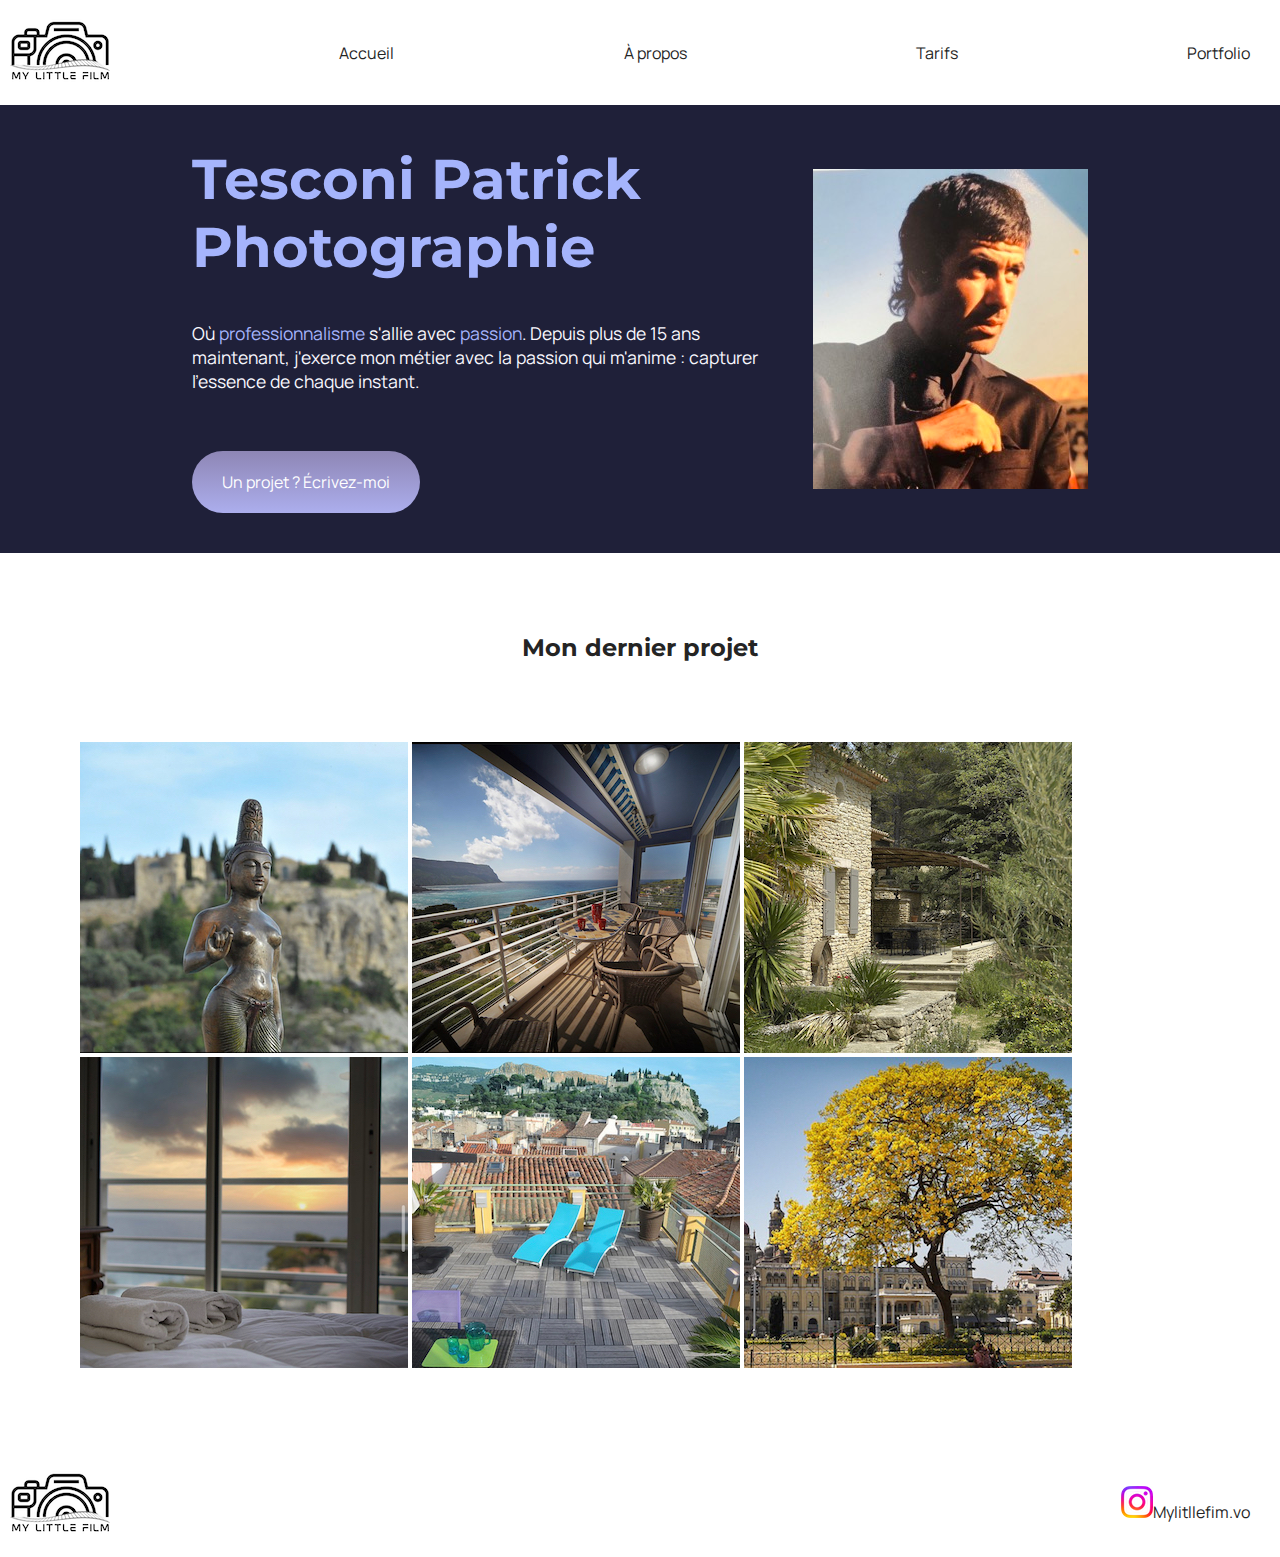
<file: index.html>
<!DOCTYPE html>
<html lang="fr">

<head>
    
    <meta charset="utf-8">
    <link rel="stylesheet" href="./css/tesconi-patrick.css"/>
    <title>Accueil</title>
    
    <link rel="preconnect" href="https://fonts.googleapis.com"> 
    <link rel="preconnect" href="https://fonts.gstatic.com" crossorigin> 
    <link href="https://fonts.googleapis.com/css2?family=Montserrat&display=swap" rel="stylesheet">

    <link rel="preconnect" href="https://fonts.googleapis.com"> 
    <link rel="preconnect" href="https://fonts.gstatic.com" crossorigin> 
    <link href="https://fonts.googleapis.com/css2?family=Lobster&family=Manrope&family=Montserrat&display=swap" rel="stylesheet">

    <link rel="preconnect" href="https://fonts.googleapis.com"> 
    <link rel="preconnect" href="https://fonts.gstatic.com" crossorigin> 
    <link href="https://fonts.googleapis.com/css2?family=Manrope&display=swap" rel="stylesheet">
    <meta name="viewport" content="width=device-width, initial-scale=1.0">
</head>

<body>
    <header>
        <nav>
            <a href="index.html"><img src="./logo-t-p5.png" title="mylitllefim"/></a>
            <a href="index.html">Accueil</a>
            <a href="a_propos_de_tesconi_patrick.html">À propos</a>
            <a href="tarifs.html">Tarifs</a>
            <a href="voir-mon-portfolio.html">Portfolio</a>
            <button id="menu-burger-button">
            <div class="menu-burger-items"> <!-- Liste déroulante du menu -->
                <a href="index.html">Accueil</a>
                <a href="a_propos_de_tesconi_patrick.html">À propos</a>
                <a href="tarifs.html">Tarifs</a>
                <a href="voir-mon-portfolio.html">Portfolio</a>
            </div></button>
        </nav>
 </header>

    <main>

<section class="accueil_tesconi_patrick">
<div>
    <h1 class="titre-h1-accueil">Tesconi Patrick Photographie</h1>
    <!-- Mon premier website -->

<p class="para-accueil">

    Où <em class="important">professionnalisme</em> s'allie avec <em class="important">passion</em>. 
    Depuis plus de 15 ans maintenant, j'exerce mon métier avec la passion qui m'anime : capturer l'essence de chaque instant.
    
</p>
<br/>
    <a target="_blank" href="un-projet-ecrivez-moi.html" class="cta">Un projet ? Écrivez-moi</a>
    
</div>

<img src="./papa-mini.jpeg" alt="Papa rocks" title="Patrick Tesconi"/> 

</section>

<section class="accueil-photos">
     <h2>Mon dernier projet</h2>
   
        <img src="./images-accueil/IMG_0194.jpeg">
        <img src="./images-accueil/IMG_0195.jpeg">
        <img src="./images-accueil/IMG_0196.jpeg">
       
     
        <img src="./images-accueil/IMG_0197.jpeg">
        <img src="./images-accueil/IMG_0198.jpeg">
        <img src="./images-accueil/IMG_0199.jpeg">
     
     </section>

    </main>

<footer>
        
<a href="./logo-t-p5.png"><img src="./logo-t-p5.png"/></a>
        
<a target="_blank" href="https://www.instagram.com/mylittlefilm.vo/?hl=fr"><img src="./new-Instagram-logo-png-full-colour-glyph.png">Mylitllefim.vo</a>

</footer>

</body>

</html>
</file>
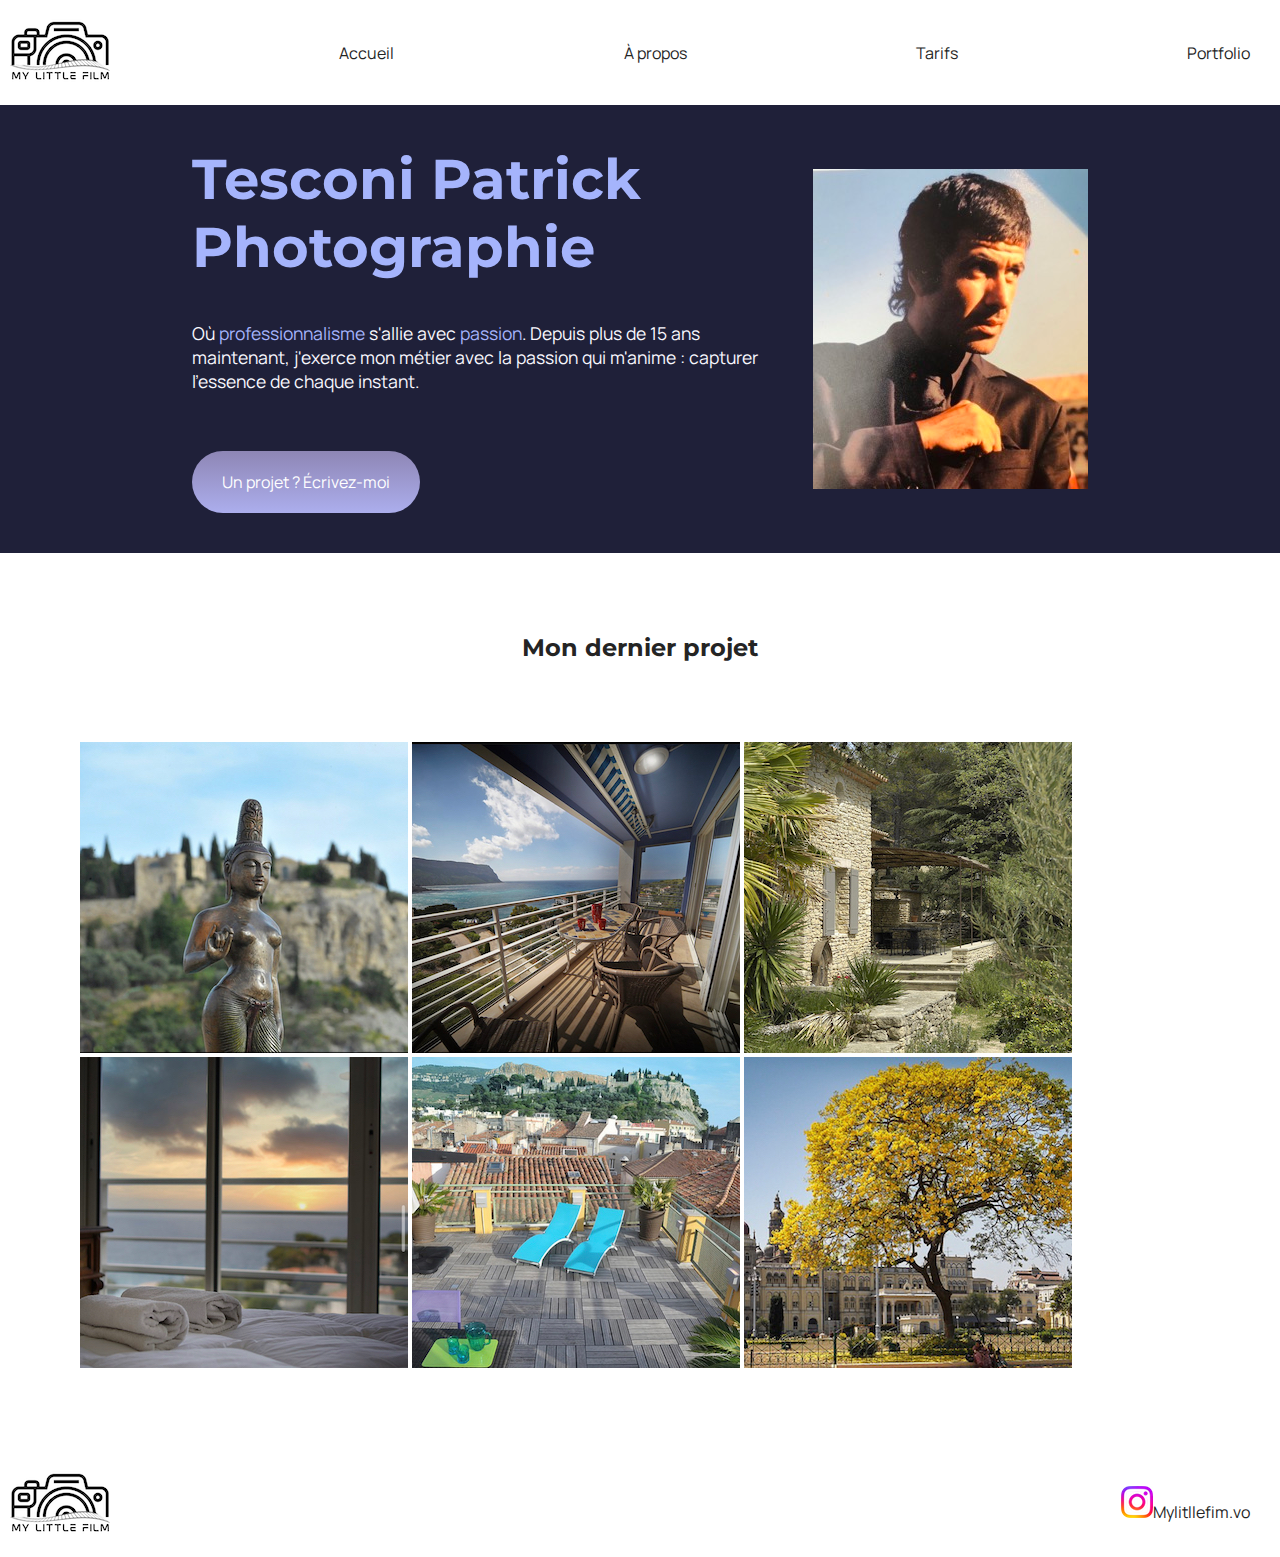
<file: html/index.html>
<!DOCTYPE html>
<html lang="fr">

<head>
    
    <meta charset="utf-8">
    <link rel="stylesheet" href="/css/tesconi-patrick.css"/>
    <title>Accueil</title>
    
    <link rel="preconnect" href="https://fonts.googleapis.com"> 
    <link rel="preconnect" href="https://fonts.gstatic.com" crossorigin> 
    <link href="https://fonts.googleapis.com/css2?family=Montserrat&display=swap" rel="stylesheet">

    <link rel="preconnect" href="https://fonts.googleapis.com"> 
    <link rel="preconnect" href="https://fonts.gstatic.com" crossorigin> 
    <link href="https://fonts.googleapis.com/css2?family=Lobster&family=Manrope&family=Montserrat&display=swap" rel="stylesheet">

    <link rel="preconnect" href="https://fonts.googleapis.com"> 
    <link rel="preconnect" href="https://fonts.gstatic.com" crossorigin> 
    <link href="https://fonts.googleapis.com/css2?family=Manrope&display=swap" rel="stylesheet">
    <meta name="viewport" content="width=device-width, initial-scale=1.0">
</head>

<body>
    <header>
        <nav>
            <a href="index.html"><img src="/logo-t-p5.png" title="mylitllefim"/></a>
            <a href="index.html">Accueil</a>
            <a href="à_propos_de_tesconi_patrick.html">À propos</a>
            <a href="tarifs.html">Tarifs</a>
            <a href="voir-mon-portfolio.html">Portfolio</a>
            <button id="menu-burger-button">
            <div class="menu-burger-items"> <!-- Liste déroulante du menu -->
                <a href="index.html">Accueil</a>
                <a href="à_propos_de_tesconi_patrick.html">À propos</a>
                <a href="tarifs.html">Tarifs</a>
                <a href="voir-mon-portfolio.html">Portfolio</a>
            </div></button>
        </nav>
 </header>

    <main>

<section class="accueil_tesconi_patrick">
<div>
    <h1 class="titre-h1-accueil">Tesconi Patrick Photographie</h1>
    <!-- Mon premier website -->

<p class="para-accueil">

    Où <em class="important">professionnalisme</em> s'allie avec <em class="important">passion</em>. 
    Depuis plus de 15 ans maintenant, j'exerce mon métier avec la passion qui m'anime : capturer l'essence de chaque instant.
    
</p>
<br/>
    <a target="_blank" href="un-projet-ecrivez-moi.html" class="cta">Un projet ? Écrivez-moi</a>
    
</div>

<img src="/papa-mini.jpeg" alt="Papa rocks" title="Patrick Tesconi"/> 

</section>

<section class="accueil-photos">
     <h2>Mon dernier projet</h2>
   
        <img src="/images-accueil/IMG_0194.jpeg">
        <img src="/images-accueil/IMG_0195.jpeg">
        <img src="/images-accueil/IMG_0196.jpeg">
       
     
        <img src="/images-accueil/IMG_0197.jpeg">
        <img src="/images-accueil/IMG_0198.jpeg">
        <img src="/images-accueil/IMG_0199.jpeg">
     
     </section>

    </main>

<footer>
        
<a href="/logo-t-p5.png"><img src="/logo-t-p5.png"/></a>
        
<a target="_blank" href="https://www.instagram.com/mylittlefilm.vo/?hl=fr"><img src="/new-Instagram-logo-png-full-colour-glyph.png">Mylitllefim.vo</a>

</footer>

</body>

</html>
</file>
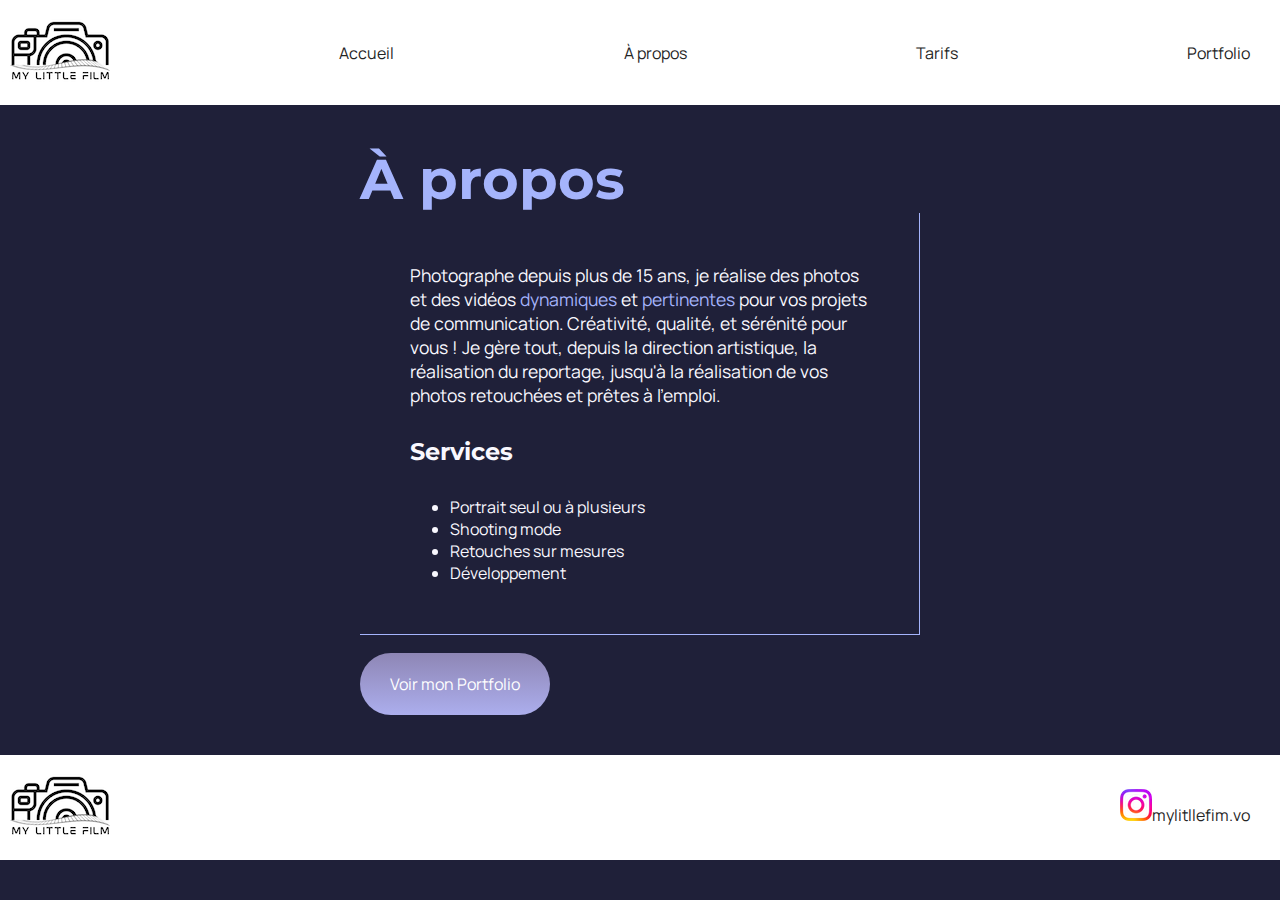
<file: a_propos_de_tesconi_patrick.html>
<!DOCTYPE html>
<html lang="fr">

<head>
    <meta charset="utf-8">
    <link rel="stylesheet" href="./css/tesconi-patrick.css"/>
    <title>À propos</title>

    <link rel="preconnect" href="https://fonts.googleapis.com"> 
    <link rel="preconnect" href="https://fonts.gstatic.com" crossorigin> 
    <link href="https://fonts.googleapis.com/css2?family=Montserrat&display=swap" rel="stylesheet">

    <link rel="preconnect" href="https://fonts.googleapis.com"> 
    <link rel="preconnect" href="https://fonts.gstatic.com" crossorigin> 
    <link href="https://fonts.googleapis.com/css2?family=Lobster&family=Manrope&family=Montserrat&display=swap" rel="stylesheet">

    <link rel="preconnect" href="https://fonts.googleapis.com"> 
    <link rel="preconnect" href="https://fonts.gstatic.com" crossorigin> 
    <link href="https://fonts.googleapis.com/css2?family=Manrope&display=swap" rel="stylesheet">
    <meta name="viewport" content="width=device-width, initial-scale=1.0">
</head>

<body>

    <header>
        <nav>
            <a href="index.html"><img src="./logo-t-p5.png" title="mylitllefim"/></a>
            <a href="index.html">Accueil</a>
            <a href="a_propos_de_tesconi_patrick.html">À propos</a>
            <a href="tarifs.html">Tarifs</a>
            <a href="voir-mon-portfolio.html">Portfolio</a>
            <button id="menu-burger-button">
            <div class="menu-burger-items"> <!-- Liste déroulante du menu -->
                <a href="index.html">Accueil</a>
                <a href="a_propos_de_tesconi_patrick.html">À propos</a>
                <a href="tarifs.html">Tarifs</a>
                <a href="voir-mon-portfolio.html">Portfolio</a>
            </div></button>
        </nav>
</header>

<main class="a-propos-main">
    
<section>
   <h1>À propos</h1>

<div class="para-a-propros">

    <p>
Photographe depuis plus de 15 ans, je réalise des photos et des vidéos <em class="important">dynamiques</em> et <em class="important">pertinentes</em> pour vos projets de communication. Créativité, qualité, et sérénité pour vous ! Je gère tout, depuis la direction artistique, la réalisation du reportage, jusqu'à la réalisation de vos photos retouchées et prêtes à l'emploi.
    </p>

<h2>Services</h2>

<ul>
    <li>Portrait seul ou à plusieurs</li>
    <li>Shooting mode</li>
    <li>Retouches sur mesures</li>
    <li>Développement</li>
</ul>

</div>
<div><br/>
<a href="voir-mon-portfolio.html" class="cta">Voir mon Portfolio</a>
</div>
</section>

</main>

<footer>

<a href="./logo-t-p5.png">
    <img src="./logo-t-p5.png"/>
    
</a> 
   <a target="_blank" href="https://www.instagram.com/mylittlefilm.vo/?hl=fr"> 
    <img src="./new-Instagram-logo-png-full-colour-glyph.png">mylitllefim.vo</a>

 </footer>

</body>

</html>
</file>
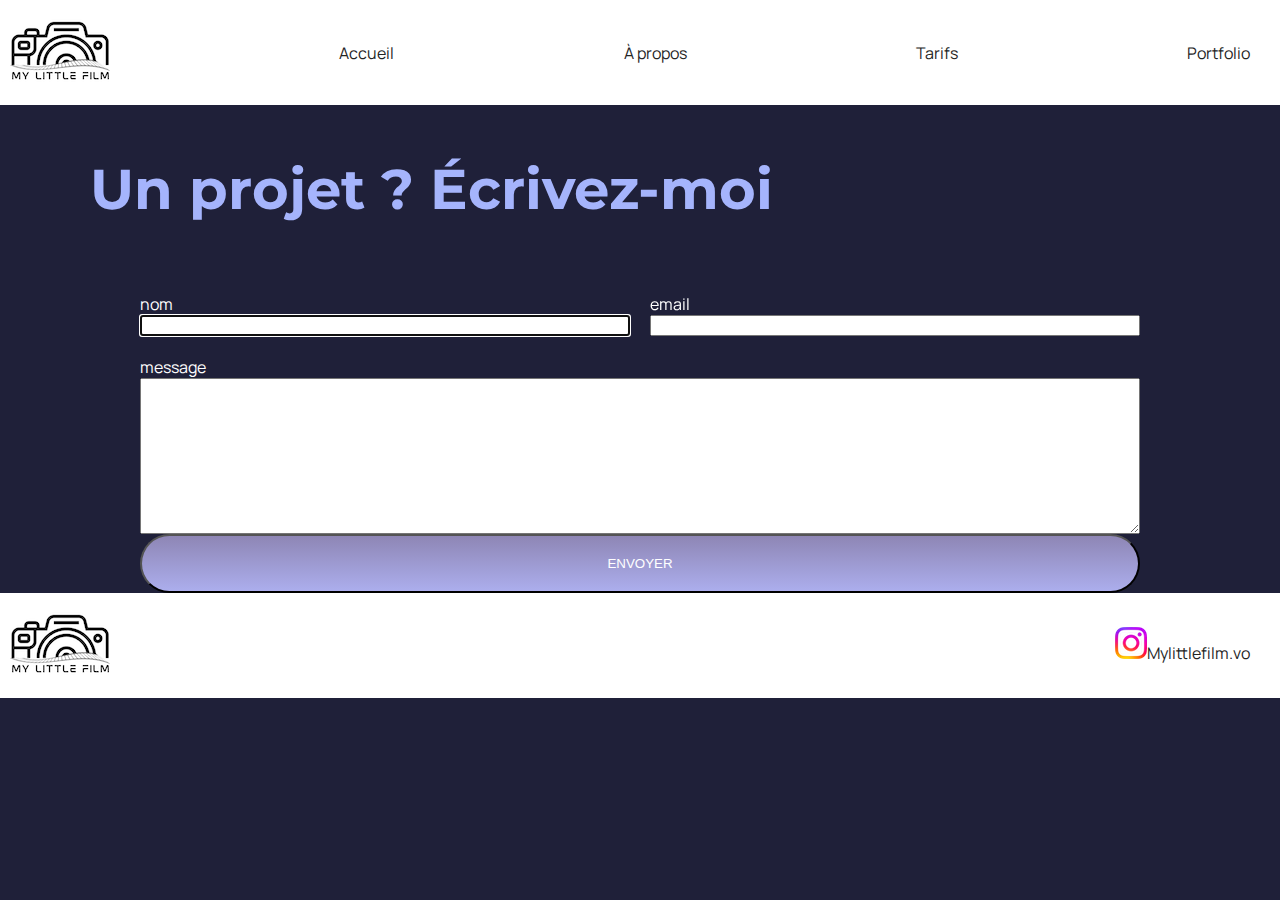
<file: un-projet-ecrivez-moi.html>
<!DOCTYPE html>
<html lang="fr">

<head>
    
    <meta charset="utf-8">
    <link rel="stylesheet" href="./css/tesconi-patrick.css"/>
    <title>Un projet ? Écrivez-moi</title>
    
    <link rel="preconnect" href="https://fonts.googleapis.com"> 
    <link rel="preconnect" href="https://fonts.gstatic.com" crossorigin> 
    <link href="https://fonts.googleapis.com/css2?family=Montserrat&display=swap" rel="stylesheet">

    <link rel="preconnect" href="https://fonts.googleapis.com"> 
    <link rel="preconnect" href="https://fonts.gstatic.com" crossorigin> 
    <link href="https://fonts.googleapis.com/css2?family=Lobster&family=Manrope&family=Montserrat&display=swap" rel="stylesheet">

    <link rel="preconnect" href="https://fonts.googleapis.com"> 
    <link rel="preconnect" href="https://fonts.gstatic.com" crossorigin> 
    <link href="https://fonts.googleapis.com/css2?family=Manrope&display=swap" rel="stylesheet">
    <meta name="viewport" content="width=device-width, initial-scale=1.0">
</head>

<body>
<header>
    <nav>
        <a href="index.html"><img src="./logo-t-p5.png" title="mylitllefim"/></a>
        <a href="index.html">Accueil</a>
        <a href="a_propos_de_tesconi_patrick.html">À propos</a>
        <a href="tarifs.html">Tarifs</a>
        <a href="voir-mon-portfolio.html">Portfolio</a>
        <button id="menu-burger-button">
        <div class="menu-burger-items"> <!-- Liste déroulante du menu -->
            <a href="index.html">Accueil</a>
            <a href="a_propos_de_tesconi_patrick.html">À propos</a>
            <a href="tarifs.html">Tarifs</a>
            <a href="voir-mon-portfolio.html">Portfolio</a>
        </div></button>
    </nav>
        </header>

<h1 class="projet">Un projet ? Écrivez-moi</h1>

<form method="get" action="#">
    <div class="form-nom-email">
        <div class="form-column">
            <label for="nom">nom</label>
            <input type="text" name="nom" id="nom" autofocus>
        </div>
        <div class="form-column">
            <label for="email">email</label>
            <input type="email" name="email" id="email" >
        </div>
    </div>
    <label for="message">message</label>
    <textarea name="message" id="message" rows="10"></textarea>
    <input type="submit" value="ENVOYER" class="cta" >
</form>

    <footer>
        
<a href="./logo-t-p5.png"><img src="./logo-t-p5.png"/></a>
        
<a target="_blank" href="https://www.instagram.com/mylittlefilm.vo/?hl=fr"><img src="./new-Instagram-logo-png-full-colour-glyph.png">Mylittlefilm.vo</a>

</footer>
</body>

</html>
</file>
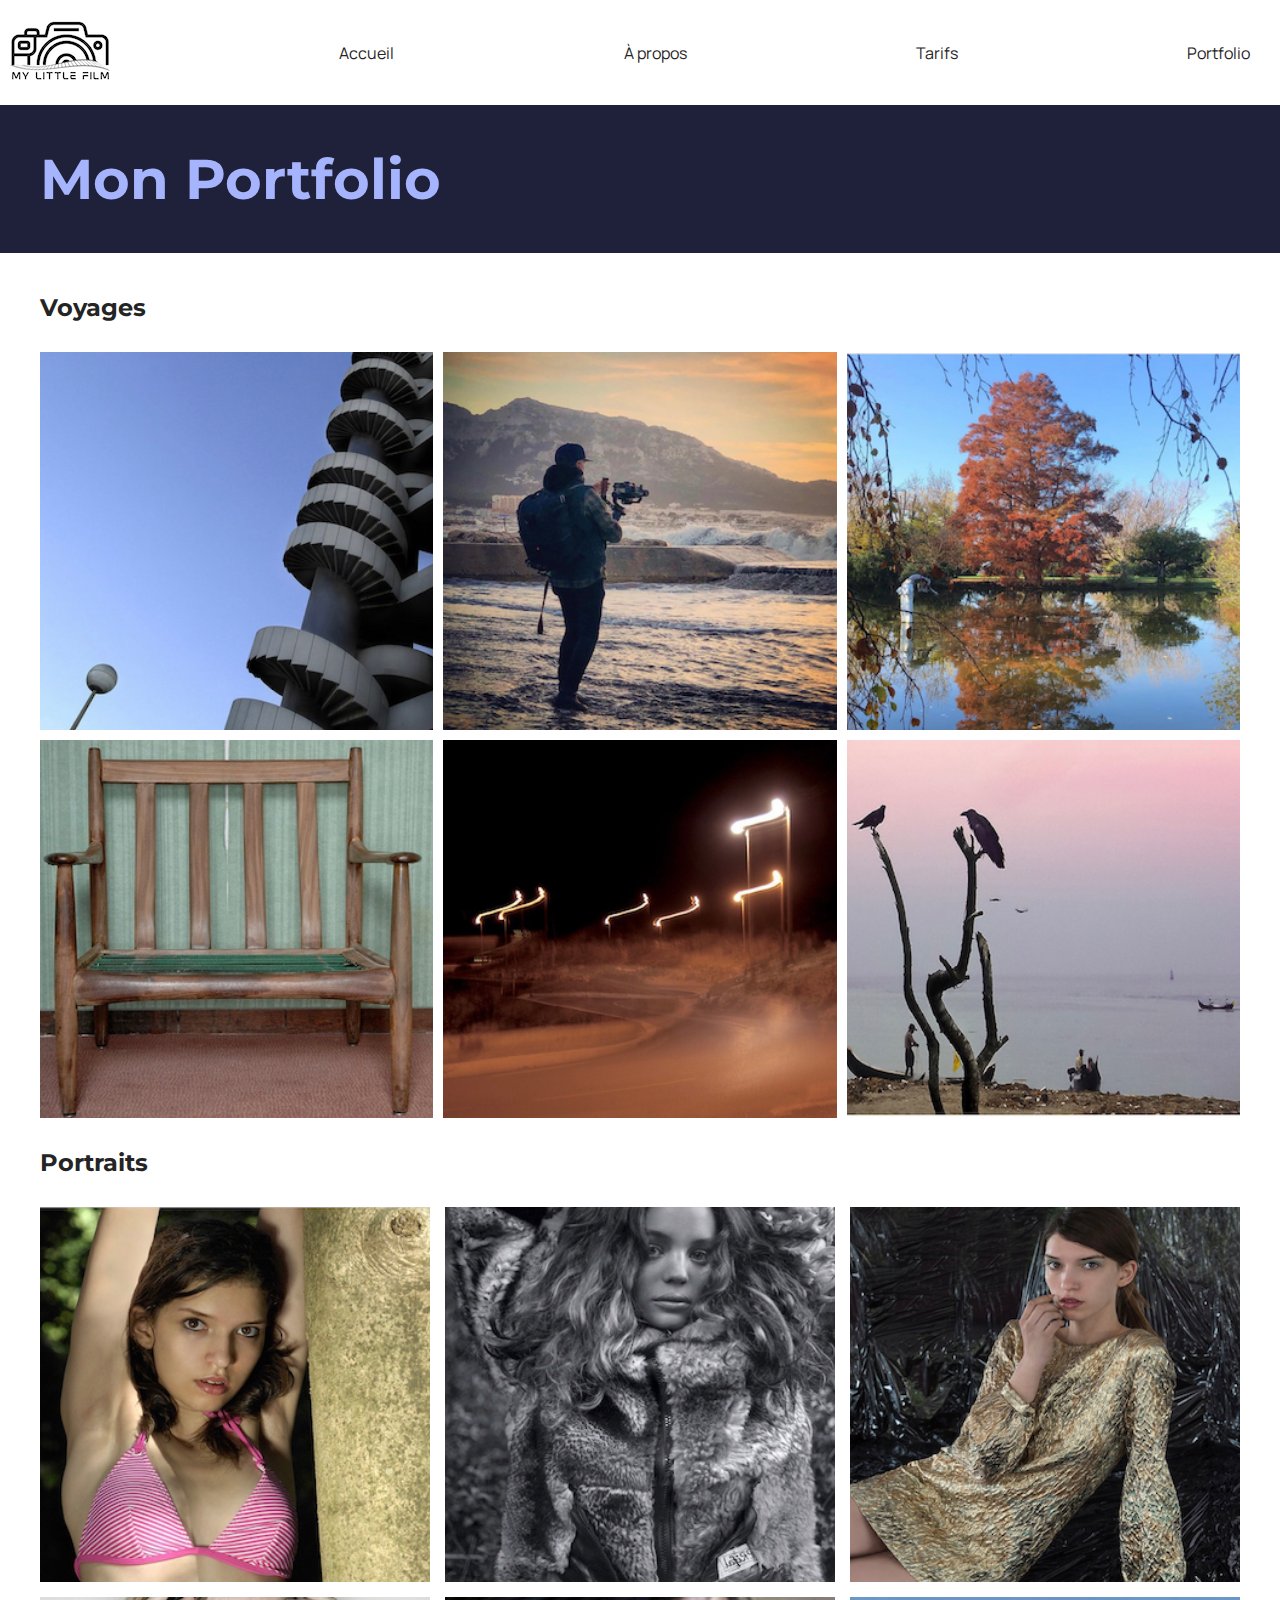
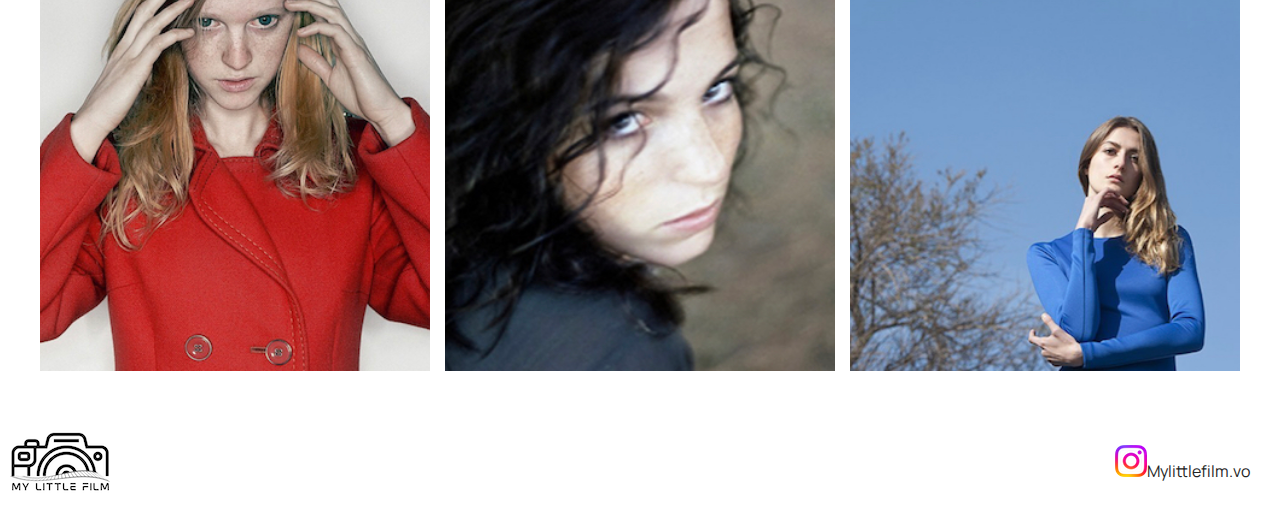
<file: voir-mon-portfolio.html>
<!DOCTYPE html>
<html lang="fr">

<head>
    
    <meta charset="utf-8">
    <link rel="stylesheet" href="./css/tesconi-patrick.css"/>
    <title>Voir mon portfolio</title>
    
    <link rel="preconnect" href="https://fonts.googleapis.com"> 
    <link rel="preconnect" href="https://fonts.gstatic.com" crossorigin> 
    <link href="https://fonts.googleapis.com/css2?family=Montserrat&display=swap" rel="stylesheet">

    <link rel="preconnect" href="https://fonts.googleapis.com"> 
    <link rel="preconnect" href="https://fonts.gstatic.com" crossorigin> 
    <link href="https://fonts.googleapis.com/css2?family=Lobster&family=Manrope&family=Montserrat&display=swap" rel="stylesheet">

    <link rel="preconnect" href="https://fonts.googleapis.com"> 
    <link rel="preconnect" href="https://fonts.gstatic.com" crossorigin> 
    <link href="https://fonts.googleapis.com/css2?family=Manrope&display=swap" rel="stylesheet">
    <meta name="viewport" content="width=device-width, initial-scale=1.0">
</head>

<body>
<header>
    <nav>
        <a href="index.html"><img src="./logo-t-p5.png" title="mylitllefim"/></a>
        <a href="index.html">Accueil</a>
        <a href="a_propos_de_tesconi_patrick.html">À propos</a>
        <a href="tarifs.html">Tarifs</a>
        <a href="voir-mon-portfolio.html">Portfolio</a>
        <button id="menu-burger-button">
        <div class="menu-burger-items"> <!-- Liste déroulante du menu -->
            <a href="index.html">Accueil</a>
            <a href="a_propos_de_tesconi_patrick.html">À propos</a>
            <a href="tarifs.html">Tarifs</a>
            <a href="voir-mon-portfolio.html">Portfolio</a>
        </div></button>
    </nav>
</header>
<main>
    <section>
    <h1>Mon Portfolio</h1>
    </section>

<section class="portfolio-section-photo">
    
    <h2>Voyages</h2>

<div class="voyages">
    <a target="_blank" href="./images/IMG_0923.jpeg" class="lien-conteneur-photo"><img src="./images/IMG_0923 copie.jpeg" alt="escalier"/><div class="photo-hover">Voir la photo</div></a>
    <a target="_blank" href="./images/IMG_0931.jpeg" class="lien-conteneur-photo"><img src="./images/IMG_0931 copie.jpeg" alt="papa-mer"/><div class="photo-hover">Voir la photo</div></a>
    <a target="_blank" href="./images/IMG_0925.jpeg" class="lien-conteneur-photo"><img src="./images/IMG_0925 copie.jpeg" alt="arbre"/><div class="photo-hover">Voir la photo</div></a>
    <a target="_blank" href="./images/IMG_0927.jpeg" class="lien-conteneur-photo"><img src="./images/IMG_0927 copie.jpeg" alt="chaise"/><div class="photo-hover">Voir la photo</div></a>
    <a target="_blank" href="./images/IMG_0929.jpeg" class="lien-conteneur-photo"><img src="./images/IMG_0929 copie.jpeg" alt="lampadaires"/><div class="photo-hover">Voir la photo</div></a>
    <a target="_blank" href="./images/IMG_0930.jpeg" class="lien-conteneur-photo"><img src="./images/IMG_0930 copie.jpeg" alt="oiseaux"/><div class="photo-hover">Voir la photo</div></a>
</div>

<h2>Portraits</h2>

<div class="portraits">
    <a target="_blank" href="./images/IMG_0924.jpeg" class="lien-conteneur-photo"><img src="./images/IMG_0924 copie.jpeg" alt="portrait un"/><div class="photo-hover">Voir la photo</div></a>
    <a target="_blank" href="./images/IMG_0928.jpeg" class="lien-conteneur-photo"><img src="./images/IMG_0928 copie.jpeg" alt="portrait deux"/><div class="photo-hover">Voir la photo</div></a>
    <a target="_blank" href="./images/IMG_0281 2.jpeg" class="lien-conteneur-photo"><img src="./images/IMG_0281.jpeg" alt="portrait trois"><div class="photo-hover">Voir la photo</div></a>
    <a target="_blank" href="./images/IMG_0282 2.jpeg" class="lien-conteneur-photo"><img src="./images/IMG_0282.jpeg" alt="portrait quatre"><div class="photo-hover">Voir la photo</div></a>
    <a target="_blank" href="./images/IMG_0283 2.jpeg" class="lien-conteneur-photo"><img src="./images/IMG_0283.jpeg" alt="portrait cinq"><div class="photo-hover">Voir la photo</div></a>
    <a target="_blank" href="./images/IMG_0284 2.jpeg" class="lien-conteneur-photo"><img src="./images/IMG_0284.jpeg" alt="portrait six"><div class="photo-hover">Voir la photo</div></a>
</div>

</section>

</main>
    <footer>
        
        <a href="./logo-t-p5.png"><img src="./logo-t-p5.png"/></a>
                
        <a target="_blank" href="https://www.instagram.com/mylittlefilm.vo/?hl=fr"><img src="./new-Instagram-logo-png-full-colour-glyph.png">Mylittlefilm.vo</a>
        
        </footer>

</body>

</html>
</file>
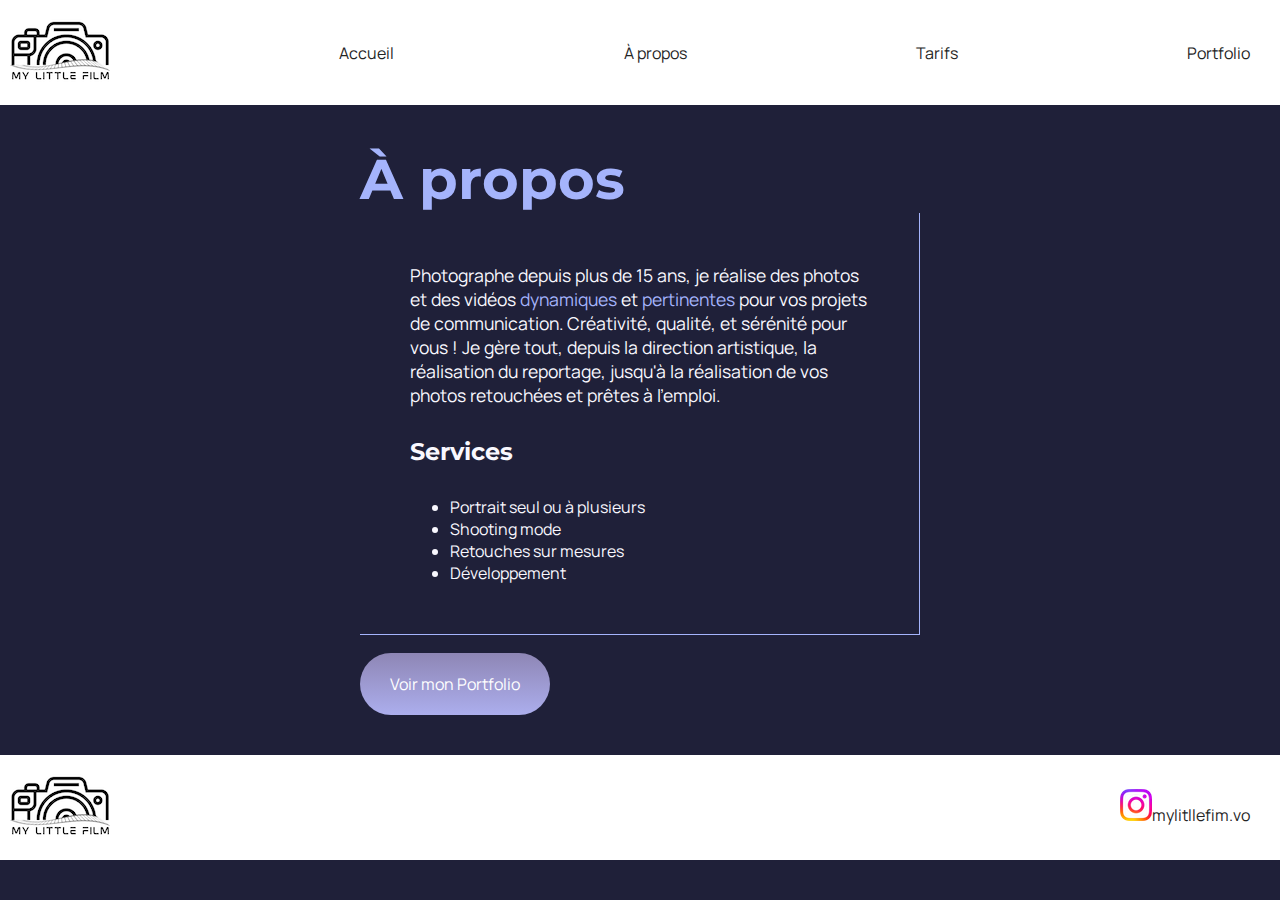
<file: à_propos_de_tesconi_patrick.html>
<!DOCTYPE html>
<html lang="fr">

<head>
    <meta charset="utf-8">
    <link rel="stylesheet" href="./css/tesconi-patrick.css"/>
    <title>À propos</title>

    <link rel="preconnect" href="https://fonts.googleapis.com"> 
    <link rel="preconnect" href="https://fonts.gstatic.com" crossorigin> 
    <link href="https://fonts.googleapis.com/css2?family=Montserrat&display=swap" rel="stylesheet">

    <link rel="preconnect" href="https://fonts.googleapis.com"> 
    <link rel="preconnect" href="https://fonts.gstatic.com" crossorigin> 
    <link href="https://fonts.googleapis.com/css2?family=Lobster&family=Manrope&family=Montserrat&display=swap" rel="stylesheet">

    <link rel="preconnect" href="https://fonts.googleapis.com"> 
    <link rel="preconnect" href="https://fonts.gstatic.com" crossorigin> 
    <link href="https://fonts.googleapis.com/css2?family=Manrope&display=swap" rel="stylesheet">
    <meta name="viewport" content="width=device-width, initial-scale=1.0">
</head>

<body>

    <header>
        <nav>
            <a href="index.html"><img src="./logo-t-p5.png" title="mylitllefim"/></a>
            <a href="index.html">Accueil</a>
            <a href="à_propos_de_tesconi_patrick.html">À propos</a>
            <a href="tarifs.html">Tarifs</a>
            <a href="voir-mon-portfolio.html">Portfolio</a>
            <button id="menu-burger-button">
            <div class="menu-burger-items"> <!-- Liste déroulante du menu -->
                <a href="index.html">Accueil</a>
                <a href="à_propos_de_tesconi_patrick.html">À propos</a>
                <a href="tarifs.html">Tarifs</a>
                <a href="voir-mon-portfolio.html">Portfolio</a>
            </div></button>
        </nav>
</header>

<main class="a-propos-main">
    
<section>
   <h1>À propos</h1>

<div class="para-a-propros">

    <p>
Photographe depuis plus de 15 ans, je réalise des photos et des vidéos <em class="important">dynamiques</em> et <em class="important">pertinentes</em> pour vos projets de communication. Créativité, qualité, et sérénité pour vous ! Je gère tout, depuis la direction artistique, la réalisation du reportage, jusqu'à la réalisation de vos photos retouchées et prêtes à l'emploi.
    </p>

<h2>Services</h2>

<ul>
    <li>Portrait seul ou à plusieurs</li>
    <li>Shooting mode</li>
    <li>Retouches sur mesures</li>
    <li>Développement</li>
</ul>

</div>
<div><br/>
<a href="voir-mon-portfolio.html" class="cta">Voir mon Portfolio</a>
</div>
</section>

</main>

<footer>

<a href="./logo-t-p5.png">
    <img src="./logo-t-p5.png"/>
    
</a> 
   <a target="_blank" href="https://www.instagram.com/mylittlefilm.vo/?hl=fr"> 
    <img src="./new-Instagram-logo-png-full-colour-glyph.png">mylitllefim.vo</a>

 </footer>

</body>

</html>
</file>
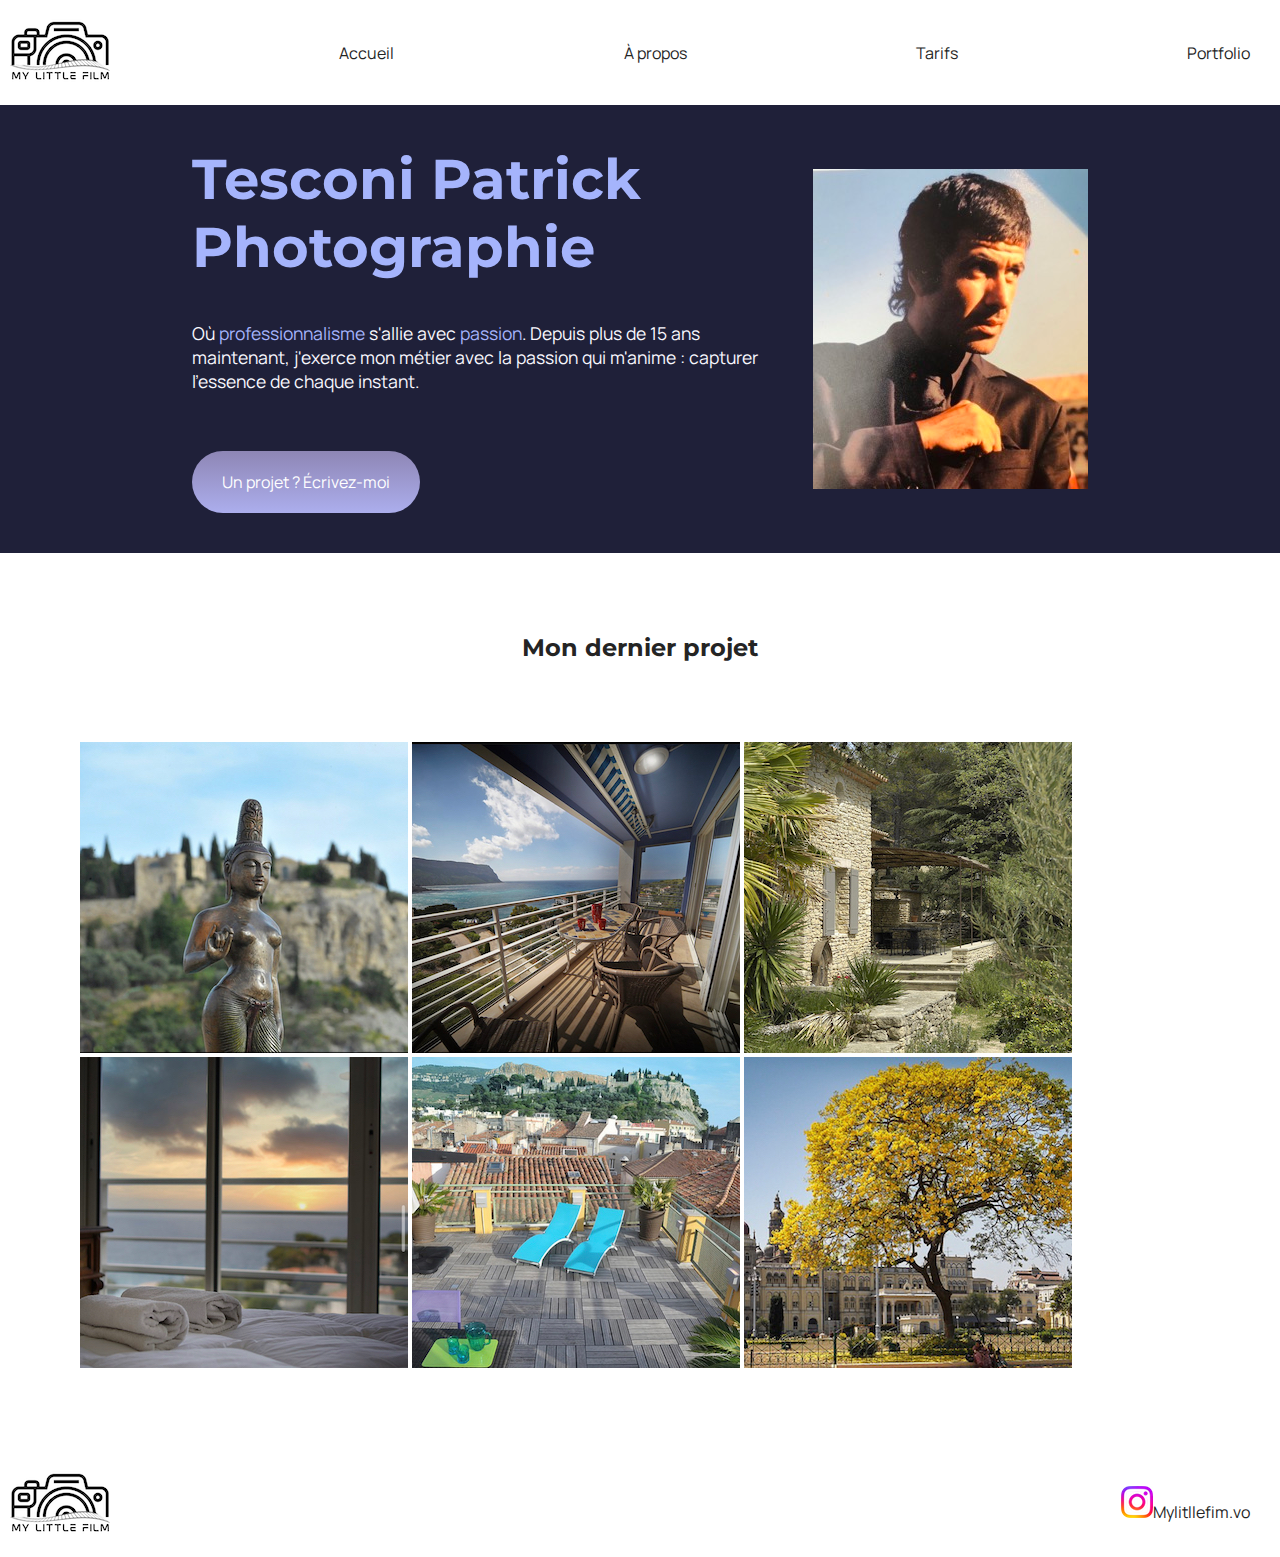
<file: html/accueil_tesconi_patrick.html>
<!DOCTYPE html>
<html lang="fr">

<head>
    
    <meta charset="utf-8">
    <link rel="stylesheet" href="/css/tesconi-patrick.css"/>
    <title>Accueil</title>
    
    <link rel="preconnect" href="https://fonts.googleapis.com"> 
    <link rel="preconnect" href="https://fonts.gstatic.com" crossorigin> 
    <link href="https://fonts.googleapis.com/css2?family=Montserrat&display=swap" rel="stylesheet">

    <link rel="preconnect" href="https://fonts.googleapis.com"> 
    <link rel="preconnect" href="https://fonts.gstatic.com" crossorigin> 
    <link href="https://fonts.googleapis.com/css2?family=Lobster&family=Manrope&family=Montserrat&display=swap" rel="stylesheet">

    <link rel="preconnect" href="https://fonts.googleapis.com"> 
    <link rel="preconnect" href="https://fonts.gstatic.com" crossorigin> 
    <link href="https://fonts.googleapis.com/css2?family=Manrope&display=swap" rel="stylesheet">
    <meta name="viewport" content="width=device-width, initial-scale=1.0">
</head>

<body>
    <header>
        <nav>
            <a href="accueil_tesconi_patrick.html"><img src="/logo-t-p5.png" title="mylitllefim"/></a>
            <a href="accueil_tesconi_patrick.html">Accueil</a>
            <a href="à_propos_de_tesconi_patrick.html">À propos</a>
            <a href="tarifs.html">Tarifs</a>
            <a href="voir-mon-portfolio.html">Portfolio</a>
            <button id="menu-burger-button">
            <div class="menu-burger-items"> <!-- Liste déroulante du menu -->
                <a href="accueil_tesconi_patrick.html">Accueil</a>
                <a href="à_propos_de_tesconi_patrick.html">À propos</a>
                <a href="tarifs.html">Tarifs</a>
                <a href="voir-mon-portfolio.html">Portfolio</a>
            </div></button>
        </nav>
 </header>

    <main>

<section class="accueil_tesconi_patrick">
<div>
    <h1 class="titre-h1-accueil">Tesconi Patrick Photographie</h1>
    <!-- Mon premier website -->

<p class="para-accueil">

    Où <em class="important">professionnalisme</em> s'allie avec <em class="important">passion</em>. 
    Depuis plus de 15 ans maintenant, j'exerce mon métier avec la passion qui m'anime : capturer l'essence de chaque instant.
    
</p>
<br/>
    <a target="_blank" href="un-projet-ecrivez-moi.html" class="cta">Un projet ? Écrivez-moi</a>
    
</div>

<img src="/papa-mini.jpeg" alt="Papa rocks" title="Patrick Tesconi"/> 

</section>

<section class="accueil-photos">
     <h2>Mon dernier projet</h2>
   
        <img src="/images-accueil/IMG_0194.jpeg">
        <img src="/images-accueil/IMG_0195.jpeg">
        <img src="/images-accueil/IMG_0196.jpeg">
       
     
        <img src="/images-accueil/IMG_0197.jpeg">
        <img src="/images-accueil/IMG_0198.jpeg">
        <img src="/images-accueil/IMG_0199.jpeg">
     
     </section>

    </main>

<footer>
        
<a href="/logo-t-p5.png"><img src="/logo-t-p5.png"/></a>
        
<a target="_blank" href="https://www.instagram.com/mylittlefilm.vo/?hl=fr"><img src="/new-Instagram-logo-png-full-colour-glyph.png">Mylitllefim.vo</a>

</footer>

</body>

</html>
</file>
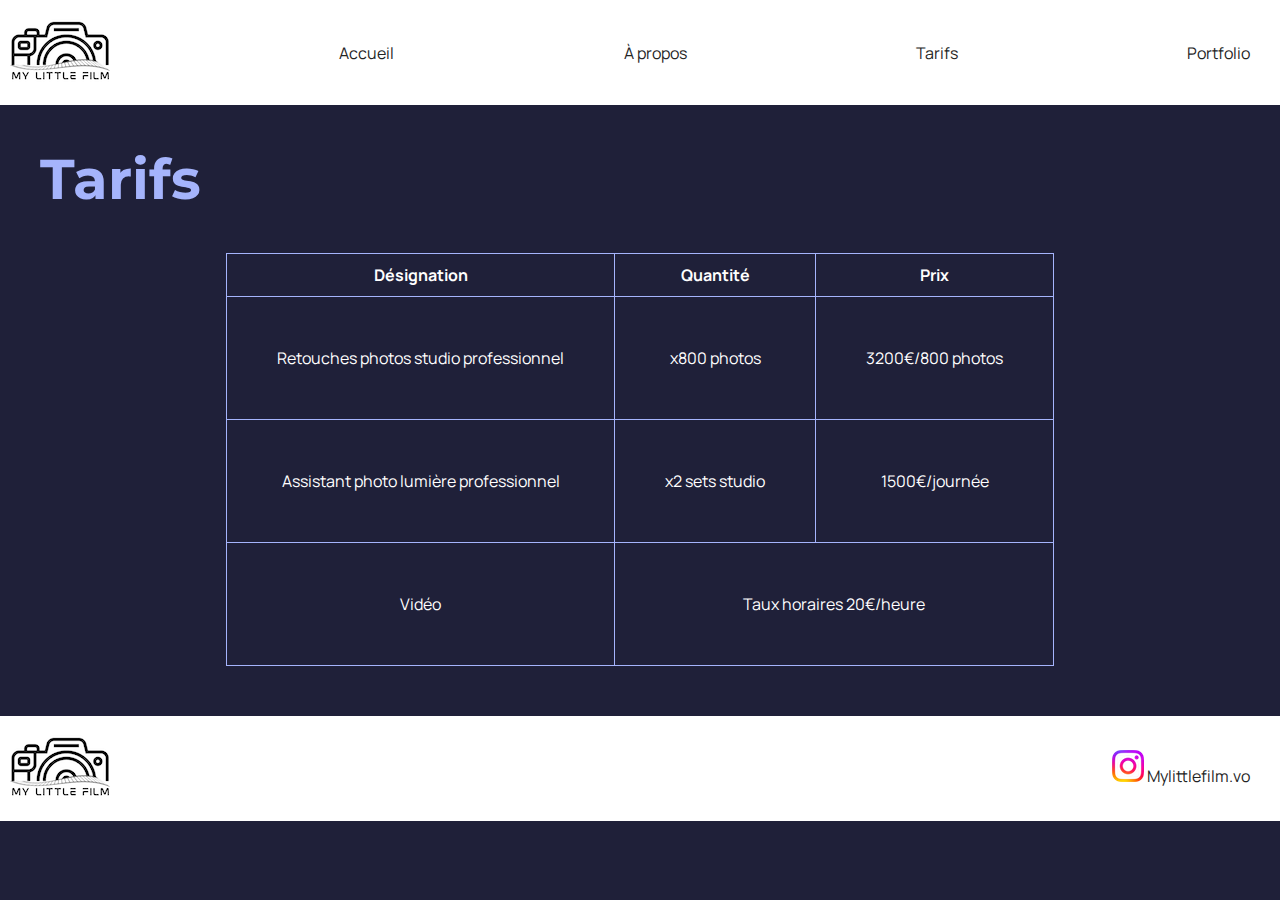
<file: html/tarifs.html>
<!DOCTYPE html>
<html lang="fr">

<head>
    
    <meta charset="utf-8">
    <link rel="stylesheet" href="/css/tesconi-patrick.css"/>
    <title>Tarifs</title>
    <link rel="preconnect" href="https://fonts.googleapis.com"> 
    <link rel="preconnect" href="https://fonts.gstatic.com" crossorigin> 
    <link href="https://fonts.googleapis.com/css2?family=Montserrat&display=swap" rel="stylesheet">
    <link rel="preconnect" href="https://fonts.googleapis.com"> 
    <link rel="preconnect" href="https://fonts.gstatic.com" crossorigin> 
    <link href="https://fonts.googleapis.com/css2?family=Lobster&family=Manrope&family=Montserrat&display=swap" rel="stylesheet">
    <link rel="preconnect" href="https://fonts.googleapis.com"> 
    <link rel="preconnect" href="https://fonts.gstatic.com" crossorigin> 
    <link href="https://fonts.googleapis.com/css2?family=Manrope&display=swap" rel="stylesheet">
    <meta name="viewport" content="width=device-width, initial-scale=1.0">
</head>

<body>

    <header>
        <nav>
            <a href="index.html"><img src="/logo-t-p5.png" title="mylitllefim"/></a>
            <a href="index.html">Accueil</a>
            <a href="à_propos_de_tesconi_patrick.html">À propos</a>
            <a href="tarifs.html">Tarifs</a>
            <a href="voir-mon-portfolio.html">Portfolio</a>
            <button id="menu-burger-button">
            <div class="menu-burger-items"> <!-- Liste déroulante du menu -->
                <a href="index.html">Accueil</a>
                <a href="à_propos_de_tesconi_patrick.html">À propos</a>
                <a href="tarifs.html">Tarifs</a>
                <a href="voir-mon-portfolio.html">Portfolio</a>
            </div></button>
        </nav>
    </header>
    <section>
    <h1>Tarifs</h1>
    </section>
    <!-- Mon premier website -->
    
    <main>

        <table>
            <tr>
                <th>Désignation</th>
                <th>Quantité</th>
                <th>Prix</th>
            </tr>
            <tr>
                <td>Retouches photos studio professionnel</td>
                <td>x800 photos</td>
                <td>3200€/800 photos</td>
            </tr>
            <tr>
                <td>Assistant photo lumière professionnel</td>
                <td>x2 sets studio</td>
                <td>1500€/journée</td>
            </tr>
            <tr>
                <td>Vidéo</td>
                <td colspan="2">Taux horaires 20€/heure</td>
            </tr>
        </table>
        

    </main>

    <footer>
        
    
        <a href="/logo-t-p5.png">
            <img src="/logo-t-p5.png"/></a>
        
<a target="_blank" href="https://www.instagram.com/mylittlefilm.vo/?hl=fr"> 
    <img src="/new-Instagram-logo-png-full-colour-glyph.png"> Mylittlefilm.vo</a>

    </footer>

</body>

</html>
</file>
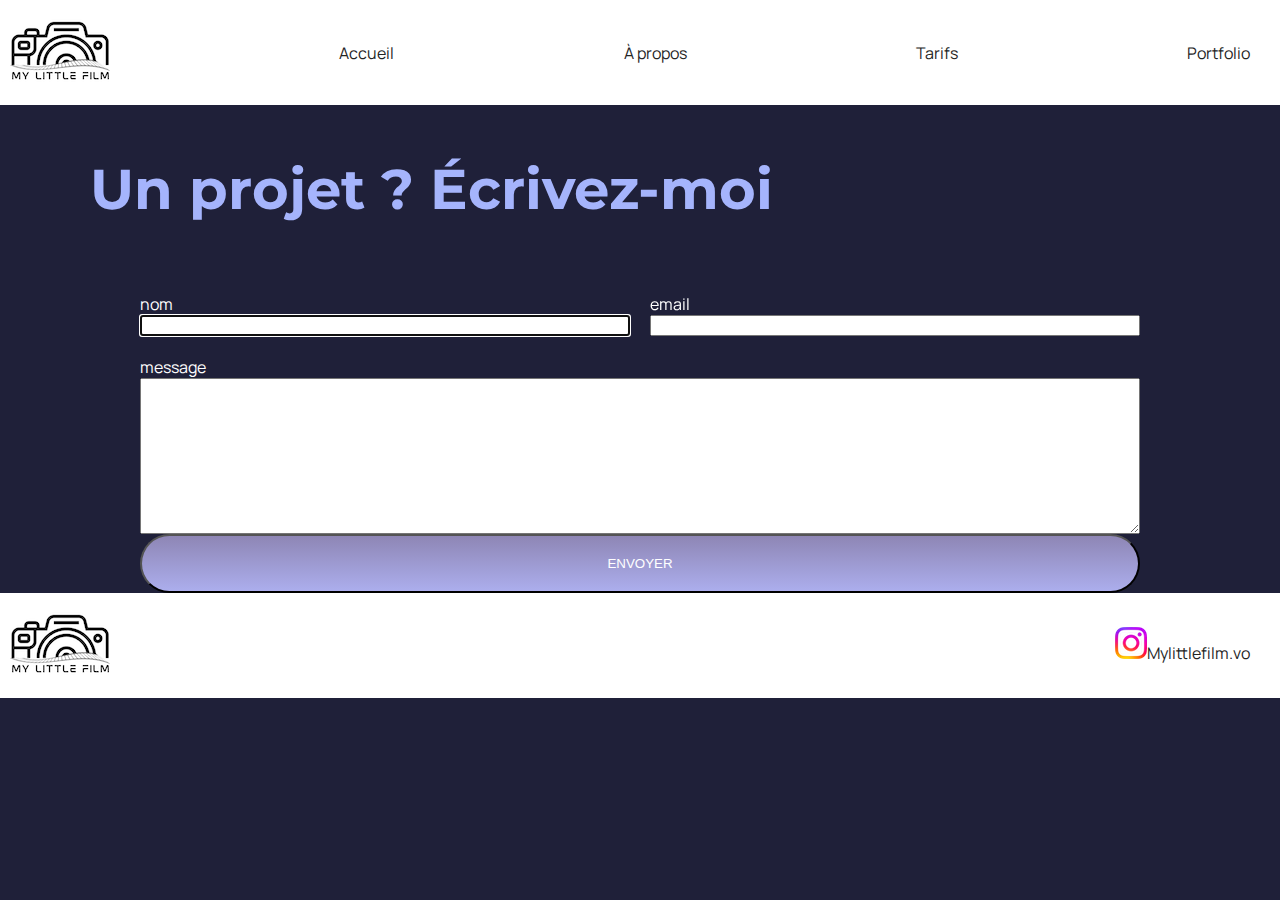
<file: html/un-projet-ecrivez-moi.html>
<!DOCTYPE html>
<html lang="fr">

<head>
    
    <meta charset="utf-8">
    <link rel="stylesheet" href="/css/tesconi-patrick.css"/>
    <title>Un projet ? Écrivez-moi</title>
    
    <link rel="preconnect" href="https://fonts.googleapis.com"> 
    <link rel="preconnect" href="https://fonts.gstatic.com" crossorigin> 
    <link href="https://fonts.googleapis.com/css2?family=Montserrat&display=swap" rel="stylesheet">

    <link rel="preconnect" href="https://fonts.googleapis.com"> 
    <link rel="preconnect" href="https://fonts.gstatic.com" crossorigin> 
    <link href="https://fonts.googleapis.com/css2?family=Lobster&family=Manrope&family=Montserrat&display=swap" rel="stylesheet">

    <link rel="preconnect" href="https://fonts.googleapis.com"> 
    <link rel="preconnect" href="https://fonts.gstatic.com" crossorigin> 
    <link href="https://fonts.googleapis.com/css2?family=Manrope&display=swap" rel="stylesheet">
    <meta name="viewport" content="width=device-width, initial-scale=1.0">
</head>

<body>
<header>
    <nav>
        <a href="index.html"><img src="/logo-t-p5.png" title="mylitllefim"/></a>
        <a href="index.html">Accueil</a>
        <a href="à_propos_de_tesconi_patrick.html">À propos</a>
        <a href="tarifs.html">Tarifs</a>
        <a href="voir-mon-portfolio.html">Portfolio</a>
        <button id="menu-burger-button">
        <div class="menu-burger-items"> <!-- Liste déroulante du menu -->
            <a href="index.html">Accueil</a>
            <a href="à_propos_de_tesconi_patrick.html">À propos</a>
            <a href="tarifs.html">Tarifs</a>
            <a href="voir-mon-portfolio.html">Portfolio</a>
        </div></button>
    </nav>
        </header>

<h1 class="projet">Un projet ? Écrivez-moi</h1>

<form method="get" action="#">
    <div class="form-nom-email">
        <div class="form-column">
            <label for="nom">nom</label>
            <input type="text" name="nom" id="nom" autofocus>
        </div>
        <div class="form-column">
            <label for="email">email</label>
            <input type="email" name="email" id="email" >
        </div>
    </div>
    <label for="message">message</label>
    <textarea name="message" id="message" rows="10"></textarea>
    <input type="submit" value="ENVOYER" class="cta" >
</form>

    <footer>
        
<a href="/logo-t-p5.png"><img src="/logo-t-p5.png"/></a>
        
<a target="_blank" href="https://www.instagram.com/mylittlefilm.vo/?hl=fr"><img src="/new-Instagram-logo-png-full-colour-glyph.png">Mylittlefilm.vo</a>

</footer>
</body>

</html>
</file>
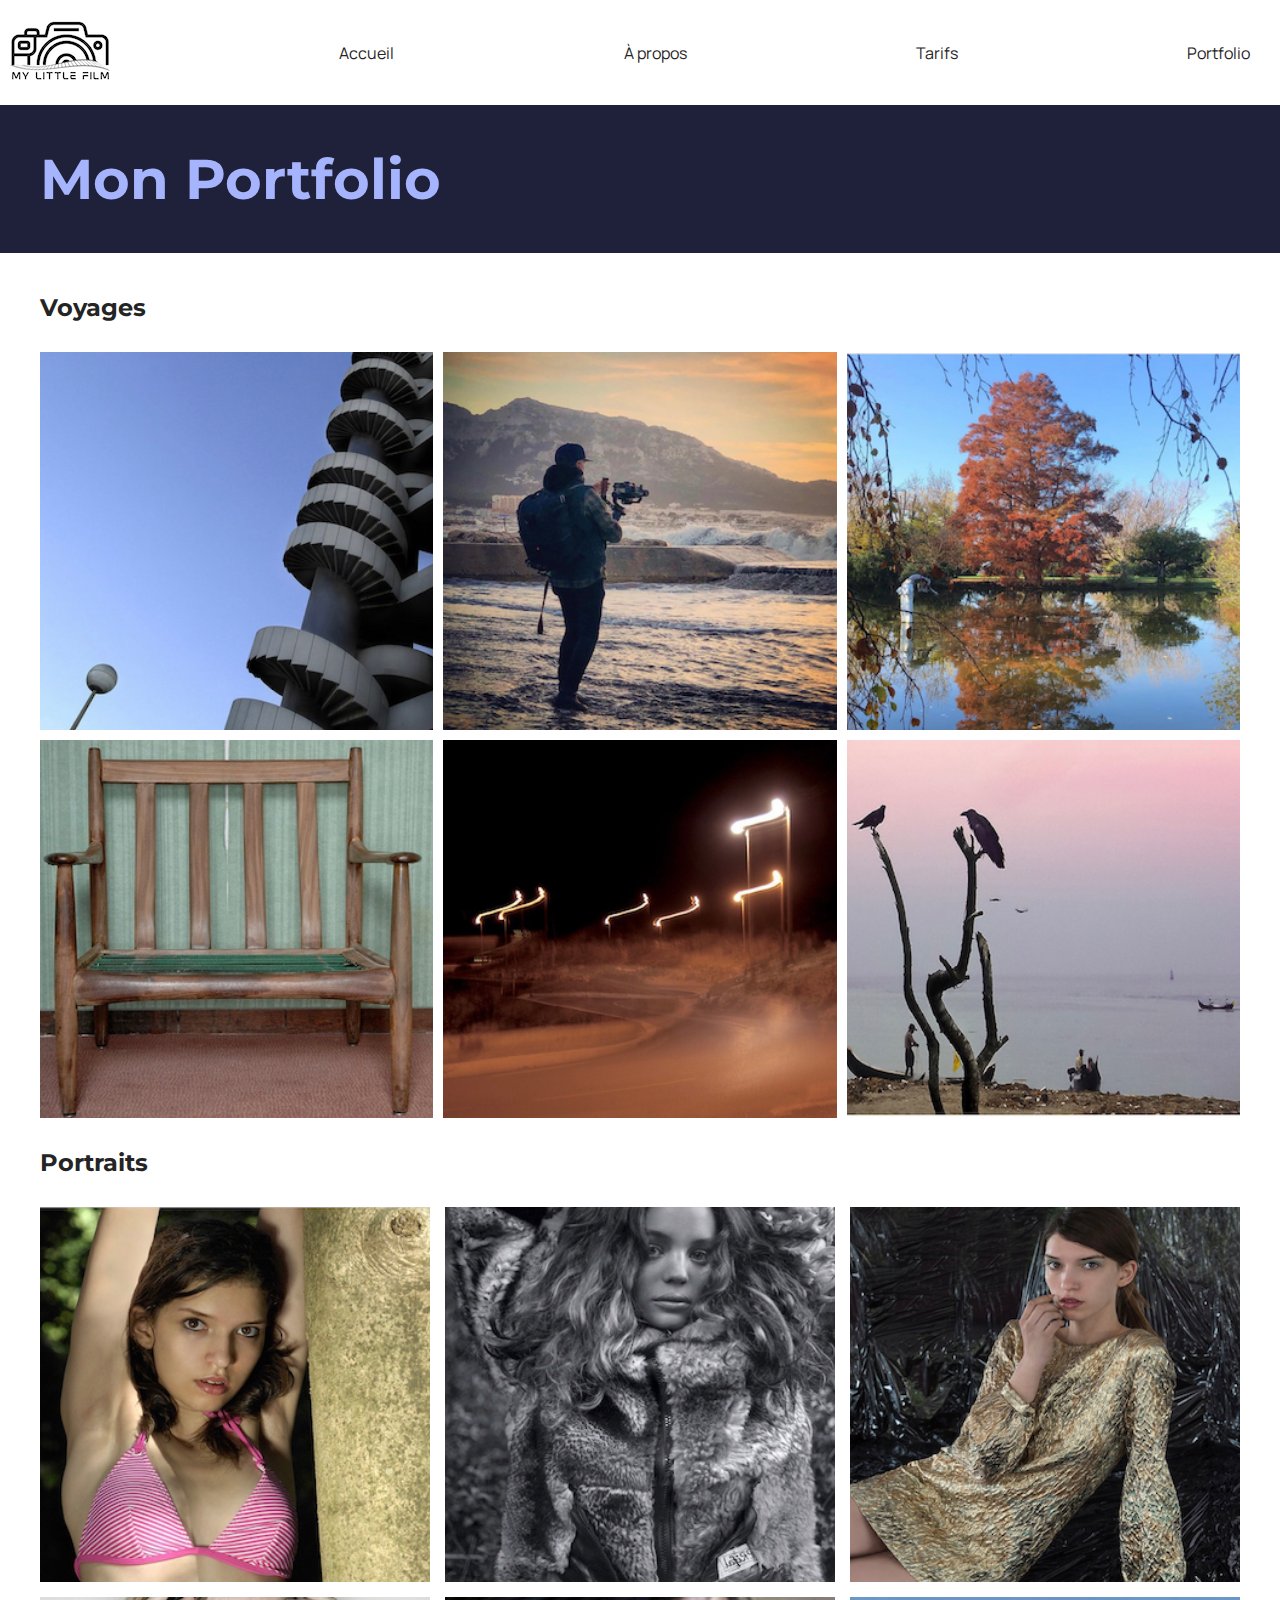
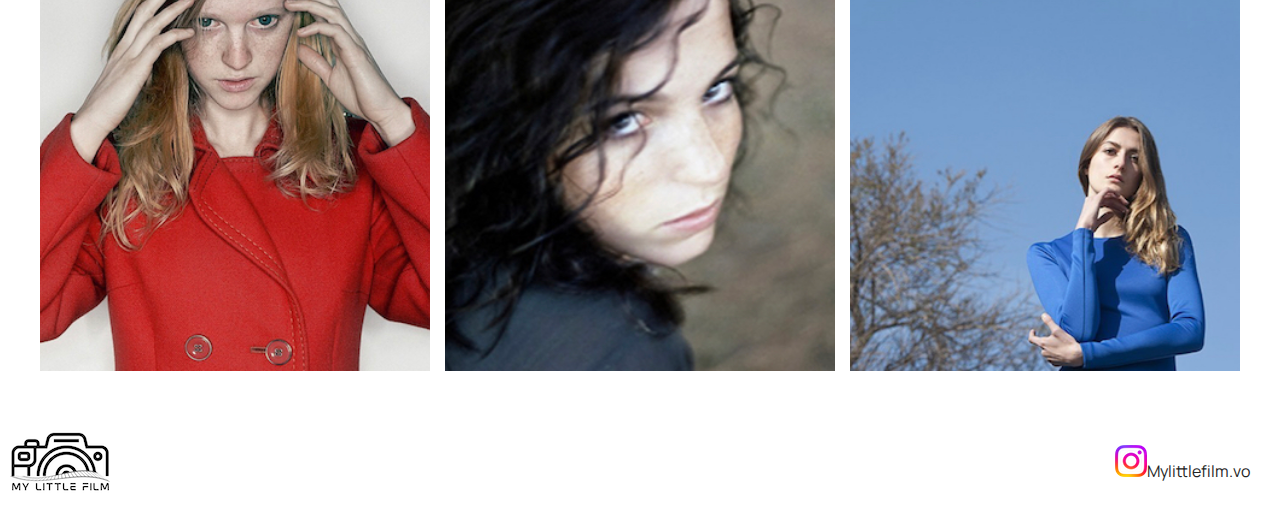
<file: html/voir-mon-portfolio.html>
<!DOCTYPE html>
<html lang="fr">

<head>
    
    <meta charset="utf-8">
    <link rel="stylesheet" href="/css/tesconi-patrick.css"/>
    <title>Voir mon portfolio</title>
    
    <link rel="preconnect" href="https://fonts.googleapis.com"> 
    <link rel="preconnect" href="https://fonts.gstatic.com" crossorigin> 
    <link href="https://fonts.googleapis.com/css2?family=Montserrat&display=swap" rel="stylesheet">

    <link rel="preconnect" href="https://fonts.googleapis.com"> 
    <link rel="preconnect" href="https://fonts.gstatic.com" crossorigin> 
    <link href="https://fonts.googleapis.com/css2?family=Lobster&family=Manrope&family=Montserrat&display=swap" rel="stylesheet">

    <link rel="preconnect" href="https://fonts.googleapis.com"> 
    <link rel="preconnect" href="https://fonts.gstatic.com" crossorigin> 
    <link href="https://fonts.googleapis.com/css2?family=Manrope&display=swap" rel="stylesheet">
    <meta name="viewport" content="width=device-width, initial-scale=1.0">
</head>

<body>
<header>
    <nav>
        <a href="index.html"><img src="/logo-t-p5.png" title="mylitllefim"/></a>
        <a href="index.html">Accueil</a>
        <a href="à_propos_de_tesconi_patrick.html">À propos</a>
        <a href="tarifs.html">Tarifs</a>
        <a href="voir-mon-portfolio.html">Portfolio</a>
        <button id="menu-burger-button">
        <div class="menu-burger-items"> <!-- Liste déroulante du menu -->
            <a href="index.html">Accueil</a>
            <a href="à_propos_de_tesconi_patrick.html">À propos</a>
            <a href="tarifs.html">Tarifs</a>
            <a href="voir-mon-portfolio.html">Portfolio</a>
        </div></button>
    </nav>
</header>
<main>
    <section>
    <h1>Mon Portfolio</h1>
    </section>

<section class="portfolio-section-photo">
    
    <h2>Voyages</h2>

<div class="voyages">
    <a target="_blank" href="/images/IMG_0923.jpeg" class="lien-conteneur-photo"><img src="/images/IMG_0923 copie.jpeg" alt="escalier"/><div class="photo-hover">Voir la photo</div></a>
    <a target="_blank" href="/images/IMG_0931.jpeg" class="lien-conteneur-photo"><img src="/images/IMG_0931 copie.jpeg" alt="papa-mer"/><div class="photo-hover">Voir la photo</div></a>
    <a target="_blank" href="/images/IMG_0925.jpeg" class="lien-conteneur-photo"><img src="/images/IMG_0925 copie.jpeg" alt="arbre"/><div class="photo-hover">Voir la photo</div></a>
    <a target="_blank" href="/images/IMG_0927.jpeg" class="lien-conteneur-photo"><img src="/images/IMG_0927 copie.jpeg" alt="chaise"/><div class="photo-hover">Voir la photo</div></a>
    <a target="_blank" href="/images/IMG_0929.jpeg" class="lien-conteneur-photo"><img src="/images/IMG_0929 copie.jpeg" alt="lampadaires"/><div class="photo-hover">Voir la photo</div></a>
    <a target="_blank" href="/images/IMG_0930.jpeg" class="lien-conteneur-photo"><img src="/images/IMG_0930 copie.jpeg" alt="oiseaux"/><div class="photo-hover">Voir la photo</div></a>
</div>

<h2>Portraits</h2>

<div class="portraits">
    <a target="_blank" href="/images/IMG_0924.jpeg" class="lien-conteneur-photo"><img src="/images/IMG_0924 copie.jpeg" alt="portrait un"/><div class="photo-hover">Voir la photo</div></a>
    <a target="_blank" href="/images/IMG_0928.jpeg" class="lien-conteneur-photo"><img src="/images/IMG_0928 copie.jpeg" alt="portrait deux"/><div class="photo-hover">Voir la photo</div></a>
    <a target="_blank" href="/images/IMG_0281 2.jpeg" class="lien-conteneur-photo"><img src="/images/IMG_0281.jpeg" alt="portrait trois"><div class="photo-hover">Voir la photo</div></a>
    <a target="_blank" href="/images/IMG_0282 2.jpeg" class="lien-conteneur-photo"><img src="/images/IMG_0282.jpeg" alt="portrait quatre"><div class="photo-hover">Voir la photo</div></a>
    <a target="_blank" href="/images/IMG_0283 2.jpeg" class="lien-conteneur-photo"><img src="/images/IMG_0283.jpeg" alt="portrait cinq"><div class="photo-hover">Voir la photo</div></a>
    <a target="_blank" href="/images/IMG_0284 2.jpeg" class="lien-conteneur-photo"><img src="/images/IMG_0284.jpeg" alt="portrait six"><div class="photo-hover">Voir la photo</div></a>
</div>

</section>

</main>
    <footer>
        
        <a href="/logo-t-p5.png"><img src="/logo-t-p5.png"/></a>
                
        <a target="_blank" href="https://www.instagram.com/mylittlefilm.vo/?hl=fr"><img src="/new-Instagram-logo-png-full-colour-glyph.png">Mylittlefilm.vo</a>
        
        </footer>

</body>

</html>
</file>
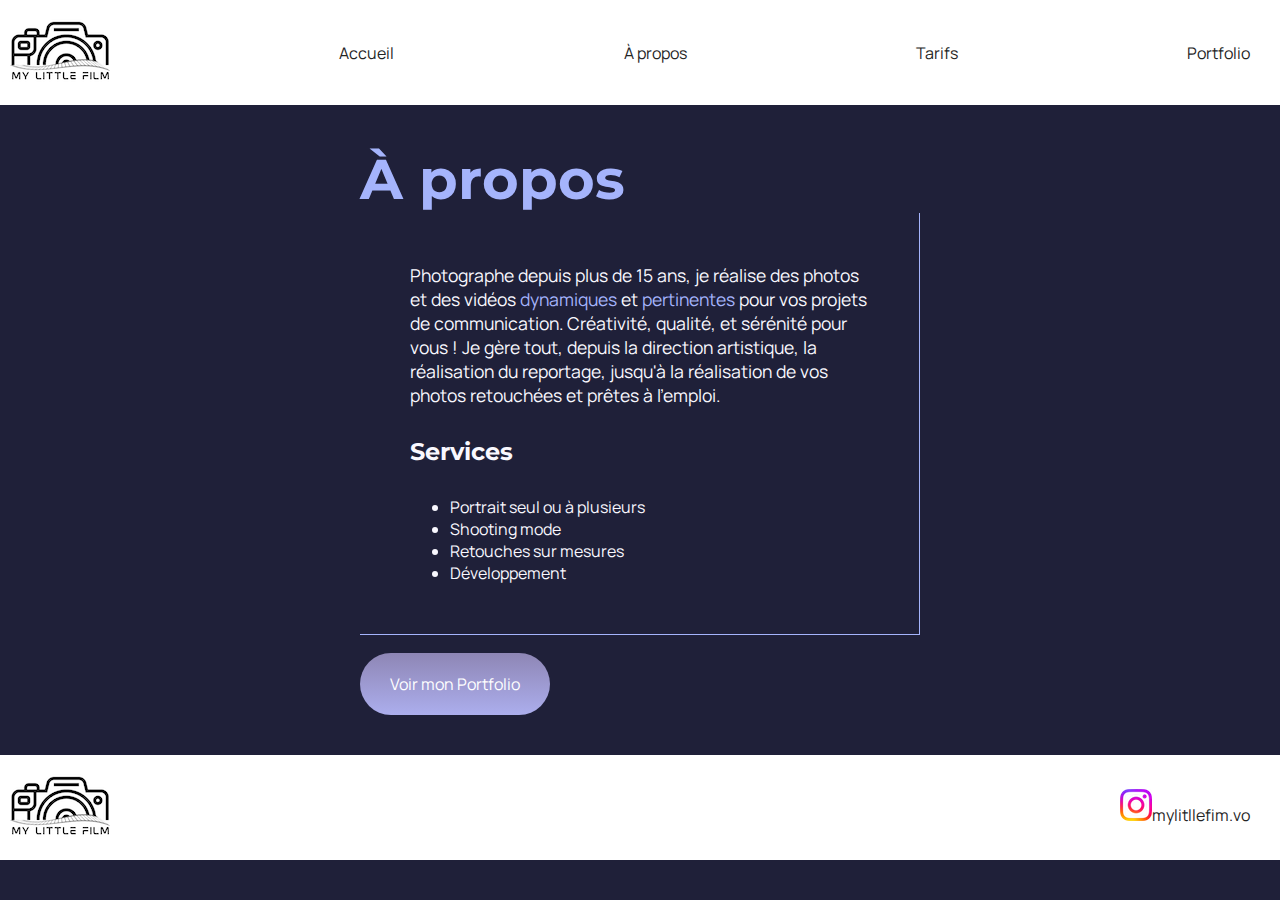
<file: html/à_propos_de_tesconi_patrick.html>
<!DOCTYPE html>
<html lang="fr">

<head>
    <meta charset="utf-8">
    <link rel="stylesheet" href="/css/tesconi-patrick.css"/>
    <title>À propos</title>

    <link rel="preconnect" href="https://fonts.googleapis.com"> 
    <link rel="preconnect" href="https://fonts.gstatic.com" crossorigin> 
    <link href="https://fonts.googleapis.com/css2?family=Montserrat&display=swap" rel="stylesheet">

    <link rel="preconnect" href="https://fonts.googleapis.com"> 
    <link rel="preconnect" href="https://fonts.gstatic.com" crossorigin> 
    <link href="https://fonts.googleapis.com/css2?family=Lobster&family=Manrope&family=Montserrat&display=swap" rel="stylesheet">

    <link rel="preconnect" href="https://fonts.googleapis.com"> 
    <link rel="preconnect" href="https://fonts.gstatic.com" crossorigin> 
    <link href="https://fonts.googleapis.com/css2?family=Manrope&display=swap" rel="stylesheet">
    <meta name="viewport" content="width=device-width, initial-scale=1.0">
</head>

<body>

    <header>
        <nav>
            <a href="index.html"><img src="/logo-t-p5.png" title="mylitllefim"/></a>
            <a href="index.html">Accueil</a>
            <a href="à_propos_de_tesconi_patrick.html">À propos</a>
            <a href="tarifs.html">Tarifs</a>
            <a href="voir-mon-portfolio.html">Portfolio</a>
            <button id="menu-burger-button">
            <div class="menu-burger-items"> <!-- Liste déroulante du menu -->
                <a href="index.html">Accueil</a>
                <a href="à_propos_de_tesconi_patrick.html">À propos</a>
                <a href="tarifs.html">Tarifs</a>
                <a href="voir-mon-portfolio.html">Portfolio</a>
            </div></button>
        </nav>
</header>

<main class="a-propos-main">
    
<section>
   <h1>À propos</h1>

<div class="para-a-propros">

    <p>
Photographe depuis plus de 15 ans, je réalise des photos et des vidéos <em class="important">dynamiques</em> et <em class="important">pertinentes</em> pour vos projets de communication. Créativité, qualité, et sérénité pour vous ! Je gère tout, depuis la direction artistique, la réalisation du reportage, jusqu'à la réalisation de vos photos retouchées et prêtes à l'emploi.
    </p>

<h2>Services</h2>

<ul>
    <li>Portrait seul ou à plusieurs</li>
    <li>Shooting mode</li>
    <li>Retouches sur mesures</li>
    <li>Développement</li>
</ul>

</div>
<div><br/>
<a href="voir-mon-portfolio.html" class="cta">Voir mon Portfolio</a>
</div>
</section>

</main>

<footer>

<a href="/logo-t-p5.png">
    <img src="/logo-t-p5.png"/>
    
</a> 
   <a target="_blank" href="https://www.instagram.com/mylittlefilm.vo/?hl=fr"> 
    <img src="/new-Instagram-logo-png-full-colour-glyph.png">mylitllefim.vo</a>

 </footer>

</body>

</html>
</file>
<file: css/tesconi-patrick.css>
p,ul {
    color:royalblue;
}

a {
	color: #242424;
	text-decoration: none;
	font-size: 1em;
	font-family: 'Manrope', sans-serif;
}

em {
	color: #A5B4FC;
	font-style: normal;
}

h1 {
	font-size: 3.5em;
	color: #a5b4fc;
	font-family: 'Montserrat', sans-serif;
}
h2 {
	font-family: 'Montserrat', sans-serif;
}
p {
	font-size: 1.1em;
	font-family: 'Manrope', sans-serif;
}
ul {
	font-size: 1em;
	font-family: 'Manrope', sans-serif;
}
body {
	margin:0;
	background-color: #1F2039;
}
p, ul, h2 {
	color: #F9F8FF;
}
.cta {
	font-size: 'Montserrat', sans-serif;
	color: white;
	background: linear-gradient(#8e86b5, #acaeed);
	border-radius: 50px;
	padding: 20px 30px;
	display: inline-block;
}


.para-a-propros {
	border-right: 1px solid #A5B4FC;
	border-bottom: 1px solid #A5B4FC;
	padding: 50px;
}

a:hover {
	text-decoration: underline;
}

.cta:hover {
	text-decoration: none;
	background: linear-gradient(#696484, #8788BA);
}  

img:hover {
	opacity: 0.7;
}
* {
	margin: 0;
}
header, footer {
	background-color: white;
}
section {
	padding: 40px;
}
.para-a-propros h2 {
	margin-top: 30px;
}
.para-a-propros ul {
	margin-top: 30px;
}

.para-a-propros {
	padding: 50px;
}
.a-propos-main {
	width: 50%;
	margin: auto;
}
.portfolio-section-photo {
	background-color: white;
}
.portfolio-section-photo h2 {
	color: #242424;
	margin-bottom: 30px;
}
footer, 
nav {
	display: flex;
	flex-direction: row;
	justify-content: space-between;
	align-items: center;
}
nav a, footer a {
	margin-left: 10px;
	margin-right: 30px;
}
.accueil_tesconi_patrick {
	display: flex;
	flex-direction: row;
	width: 70%; /*Ici, la propriété width me permet d'avoir 50% de la largeur*/
	align-items: center;
	margin: auto;
	flex-wrap: w;
}
.titre-h1-accueil {
	padding-bottom: 40px;
}
.para-accueil {
	padding-bottom: 40px;
	margin-right: 30px;
}
.accueil-photos {
	background-color: white;
	padding: 80px;
}
.accueil-photos h2 {
	color: #242424;
	text-align: center;
	margin-bottom: 80px;
}
.accueil-photos div {
	display: flex;
	flex-direction: row;
	gap: 15px;
	justify-content: center;
	margin-bottom: 15px;
}
.voyages {
	display: grid;
	grid-template-columns: 1fr 1fr 1fr;
	gap: 10px;
}
.portraits {
	display: grid;
	grid-template-columns: 1fr 1fr 1fr;
	gap: 15px;
}
.portraits img, .voyages img {
	width: 100%;
	height: 100%;
	object-fit: cover;
}
.voyages {
	padding-bottom: 30px;
}
.lien-conteneur-photo {
	position: relative;
  }
  
  .photo-hover {
	position: absolute;
	top: 0;
	left: 0;
	right: 0;
	bottom: 0;
	display: flex;
	align-items: center;
	justify-content: center;
	font-size: 1.5em;
	color: white;
	background-color: rgba(0, 0, 0, 0.5);
	display: none;
  }
  
  .lien-conteneur-photo:hover .photo-hover {
	display: flex;
  }
  table {
	border-collapse: collapse;
	font-size: 1em;
	color: white;
	font-family: 'Manrope', sans-serif;
	margin: auto;
	margin-bottom: 50px;
	justify-content: center;
  }
  td {
	border: 1px solid #a5b4fc;
	padding: 50px;
	margin: 20px;
  }
  th {
	border: 1px solid #a5b4fc;
	padding: 10px;
	margin: 10px;
  }
  th, td {
	text-align: center;
  }
  form {
	display: flex;
	flex-direction: column;
	max-width: 1000px;
	margin: auto;
	color: white;
	font-family: 'Manrope', sans-serif;
  }
  
  .form-nom-email {
	display: flex;
	flex-direction: row;
	gap: 20px;
  }
  
  .form-column {
	flex: 1;
	display: flex;
	flex-direction: column;
	margin-bottom: 20px;
	margin-top: 20px;
  }
  
  .projet {
	margin: 50px;
	margin-left: 90px;
  }

  /* Styles du bouton du menu mobile */
#menu-burger-button {
    display: none; /* Le bouton est caché par défaut */
    background-color: transparent;
    border: none;
    font-size: 1.5em;
    color: white;
    cursor: pointer;
}

  @media screen and (max-width: 768px) {

  .accueil-introduction {
    flex-direction: column;
    align-items: center;
    justify-content: center;
  }
  .accueil_tesconi_patrick {
	flex-direction: column;
	align-items: center;
}
h1 {
	font-size: 2em; 
}
.voyages,
.portraits,
.accueil-photos {
	display: block;
}

    /* Afficher le bouton du menu mobile */
    #menu-burger-button {
		color: red;
        display: block;
    }

    /* Cacher les liens de navigation principaux */
    nav a {
        display: none;
    }

    /* Afficher les liens de navigation dans un menu déroulant lorsque le bouton est cliqué */
    #menu-burger-button:focus + .menu-burger-items {
        display: flex;
        flex-direction: column;
        position: absolute;
        top: 60px; /* Ajustez cette valeur en fonction de votre disposition */
        right: 0;
        left: 0;
        z-index: 1;
    }

    /* Style des liens du menu déroulant */
    .menu-burger-items a {
        display: block;
        text-align: center;
        padding: 10px;
        color: black;
        text-decoration: none;
        font-size: 1.2em;
        border-bottom: 1px solid #A5B4FC; /* Ligne de séparation entre les liens */
    }

}
</file>
